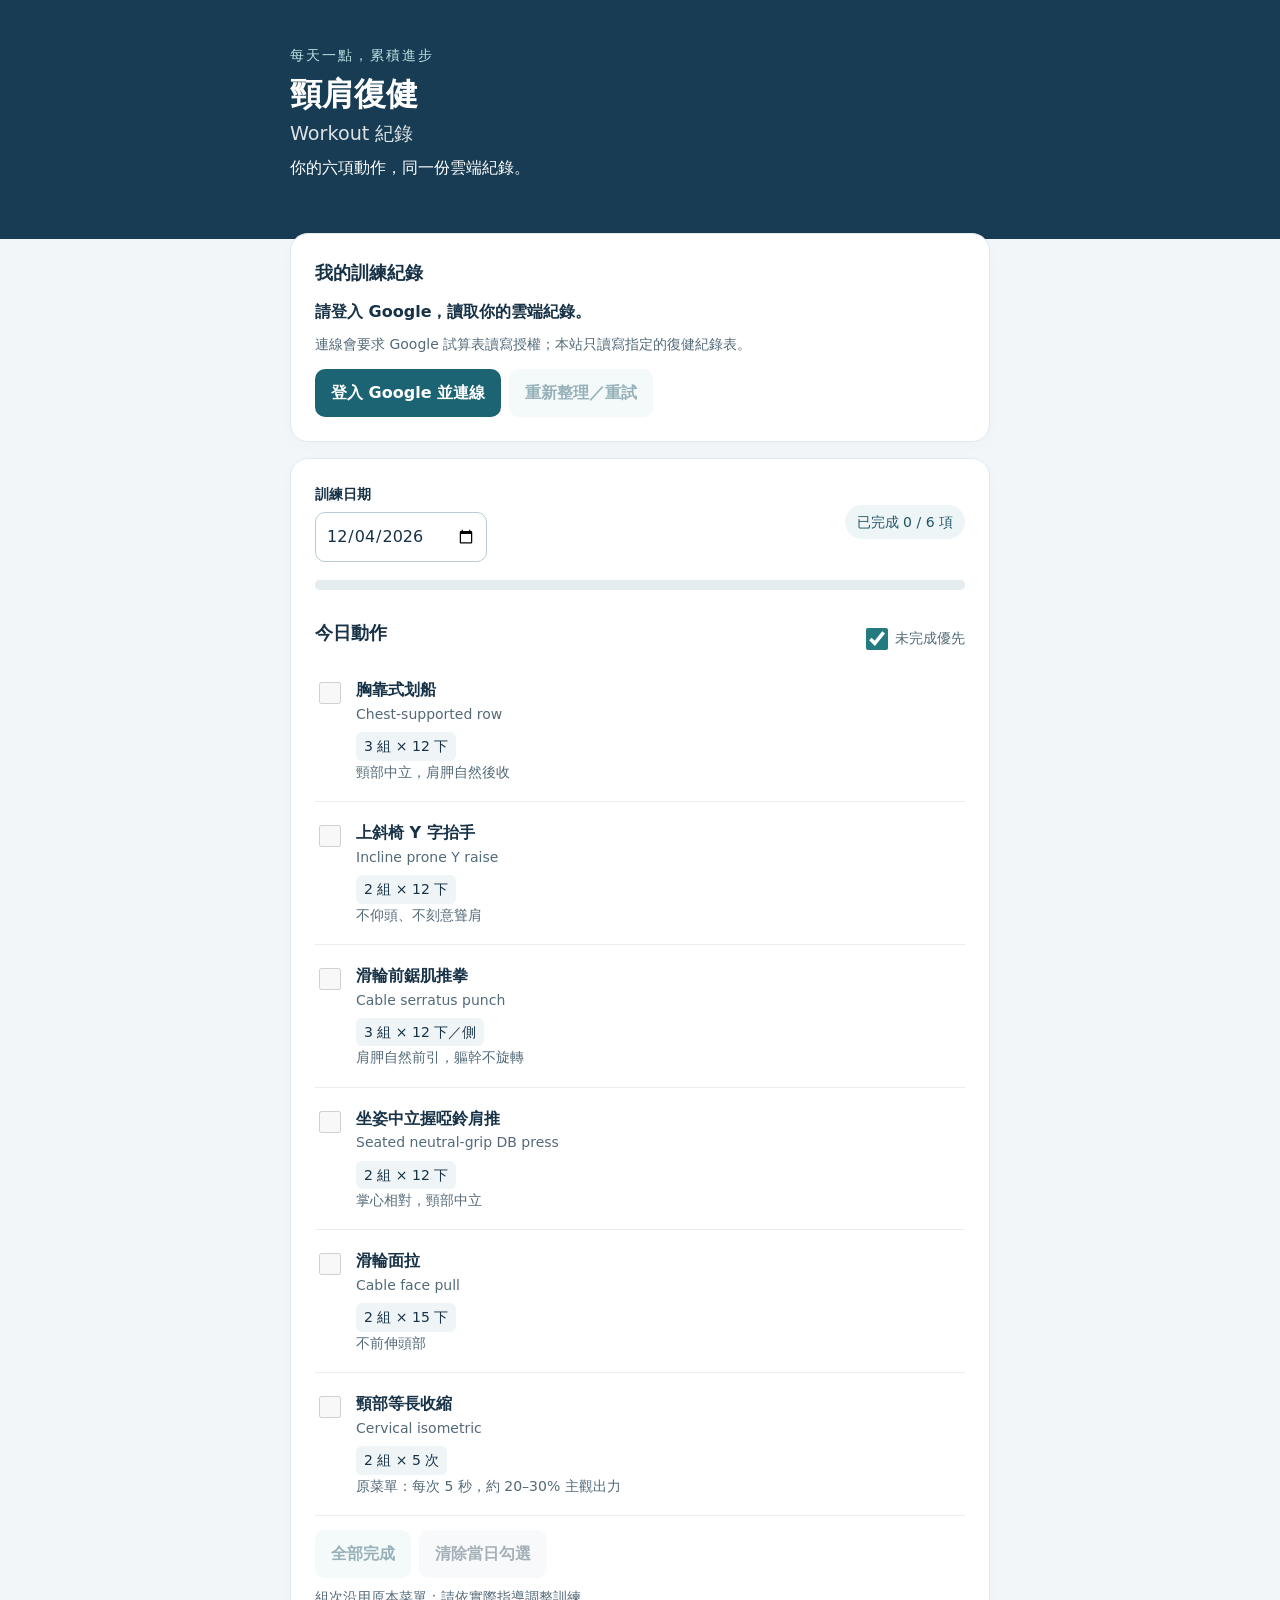
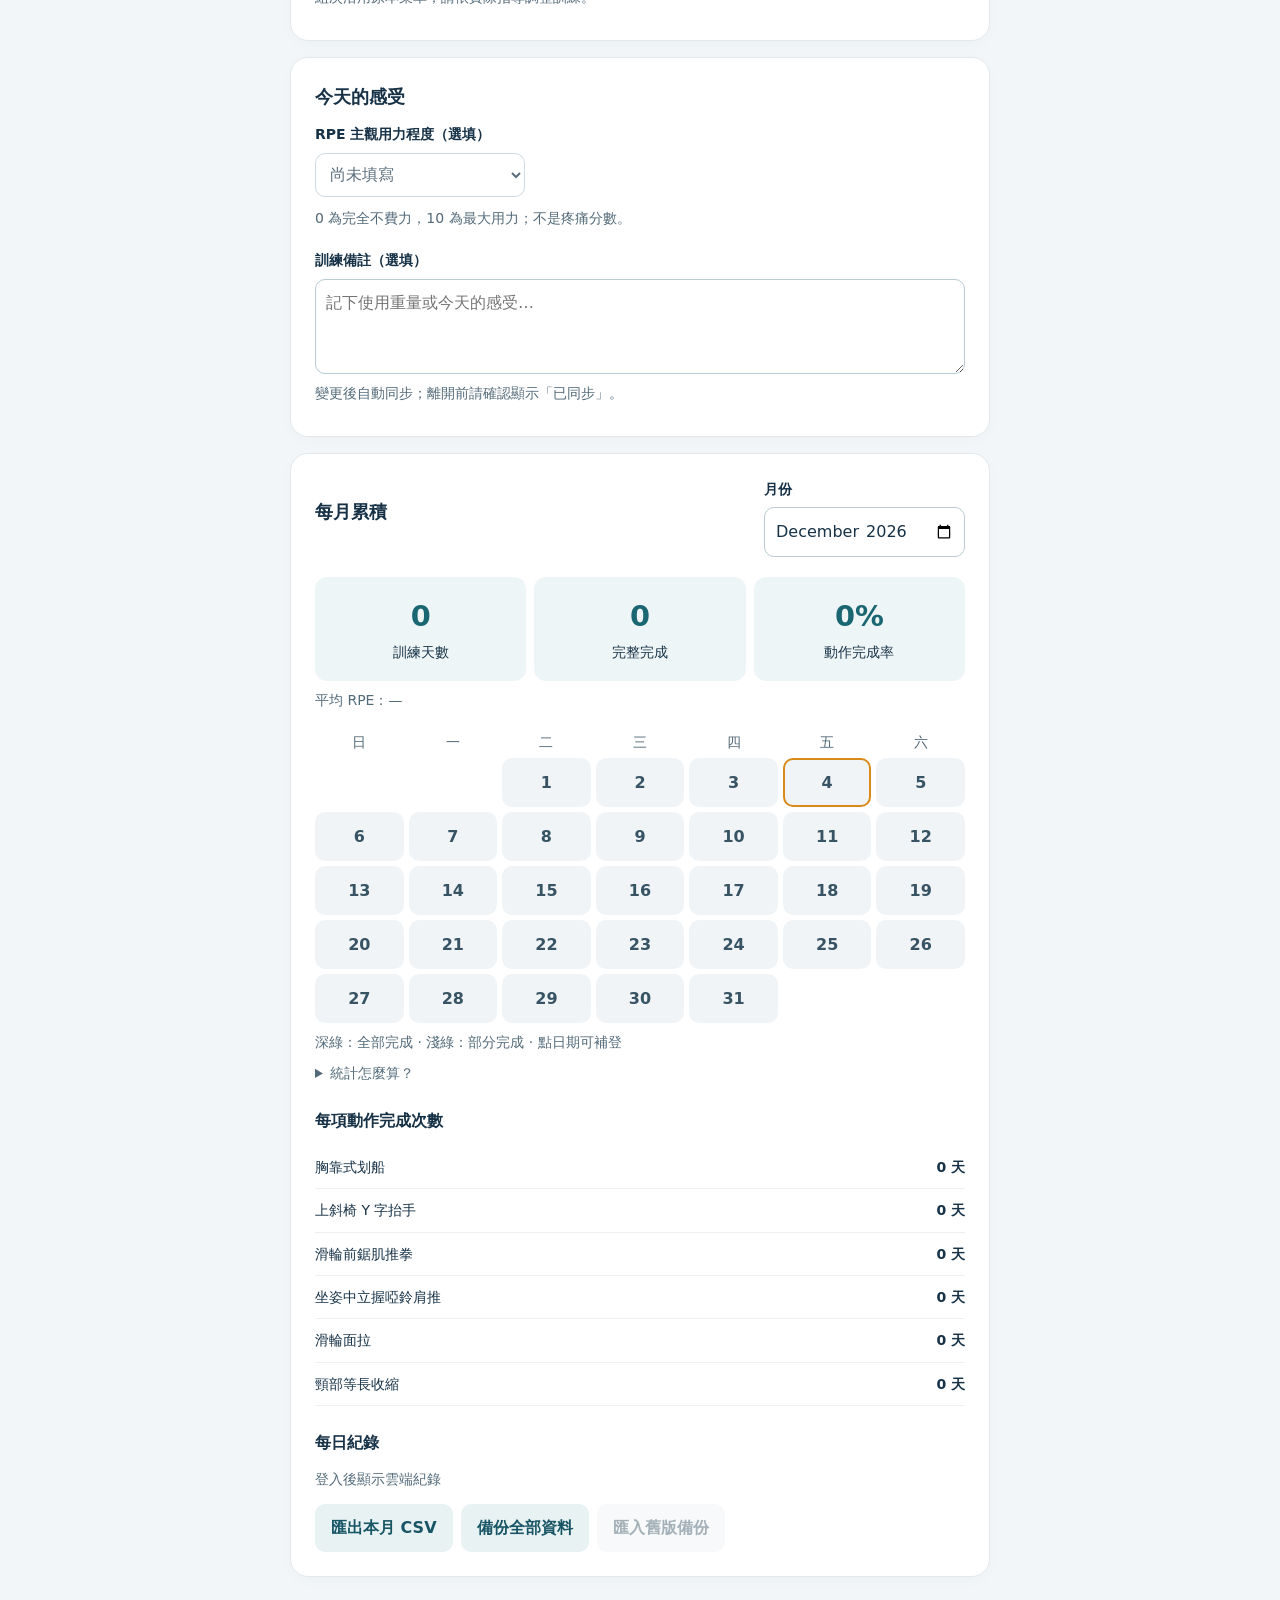
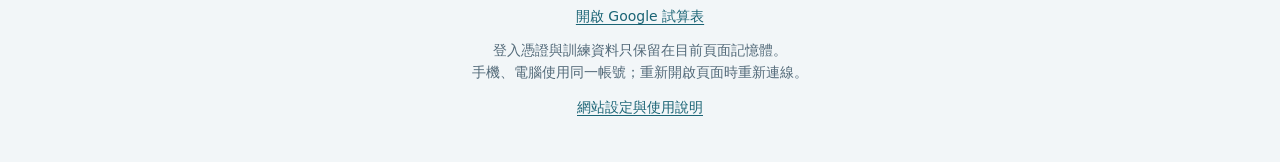
<file: index.html>
<!doctype html>
<html lang="zh-Hant"><head><meta charset="utf-8"><meta name="viewport" content="width=device-width,initial-scale=1,viewport-fit=cover"><meta name="theme-color" content="#183c53"><meta name="referrer" content="no-referrer"><title>頸肩復健｜Workout 紀錄</title><link rel="stylesheet" href="style.css"><script src="config.js" defer></script><script src="core.js" defer></script><script src="app.js" defer></script><script src="https://accounts.google.com/gsi/client" async defer></script></head>
<body><header><div class="wrap"><p class="eyebrow">每天一點，累積進步</p><h1>頸肩復健<span>Workout 紀錄</span></h1><p>你的六項動作，同一份雲端紀錄。</p></div></header>
<main class="wrap"><section class="card connection"><div><h2>我的訓練紀錄</h2><p id="status" role="status" aria-live="polite">尚未連線</p><p id="lastSync" class="muted"></p><p class="muted">連線會要求 Google 試算表讀寫授權；本站只讀寫指定的復健紀錄表。</p></div><div class="actions"><button id="login">登入 Google 並連線</button><button id="refresh" class="secondary" disabled>重新整理／重試</button><button id="logout" class="quiet" hidden>登出</button></div><p id="setup" class="notice" hidden>尚未設定 Google 登入。請依部署說明填入用戶端 ID，再啟用雲端同步。<a href="?demo=1">先試用操作介面</a></p></section>
<section class="card"><div class="row"><label class="field">訓練日期<input id="date" type="date" required></label><span id="count" class="pill">已完成 0 / 6 項</span></div><progress id="progress" max="6" value="0" aria-label="當日完成進度"></progress><div class="row"><h2>今日動作</h2><label class="muted"><input id="unfinished" type="checkbox" checked> 未完成優先</label></div><div id="exercises"></div><div class="actions"><button id="complete" class="secondary" disabled>全部完成</button><button id="clear" class="quiet" disabled>清除當日勾選</button></div><p class="muted">組次沿用原本菜單；請依實際指導調整訓練。</p></section>
<section class="card"><h2>今天的感受</h2><label class="field">RPE 主觀用力程度（選填）<select id="rpe" disabled><option value="">尚未填寫</option><option>0</option><option>1</option><option>2</option><option>3</option><option>4</option><option>5</option><option>6</option><option>7</option><option>8</option><option>9</option><option>10</option></select></label><p class="muted">0 為完全不費力，10 為最大用力；不是疼痛分數。</p><label class="field">訓練備註（選填）<textarea id="note" maxlength="2000" placeholder="記下使用重量或今天的感受…" disabled></textarea></label><p class="muted">變更後自動同步；離開前請確認顯示「已同步」。</p></section>
<section class="card"><div class="row"><h2>每月累積</h2><label class="field compact">月份<input id="month" type="month" required></label></div><div class="stats"><div><b id="days">0</b><span>訓練天數</span></div><div><b id="full">0</b><span>完整完成</span></div><div><b id="rate">0%</b><span>動作完成率</span></div></div><p class="muted" id="average">平均 RPE：—</p><div id="calendar" class="calendar"></div><p class="muted">深綠：全部完成 · 淺綠：部分完成 · 點日期可補登</p><details><summary>統計怎麼算？</summary><p>至少完成一項動作才算一個訓練日。完成率＝完成項目總數 ÷（訓練天數 × 6）。平均 RPE 只計有訓練且有填寫的日期。</p></details><h3>每項動作完成次數</h3><div id="breakdown"></div><h3>每日紀錄</h3><div id="history"></div><div class="actions"><button id="csv" class="secondary">匯出本月 CSV</button><button id="backup" class="secondary">備份全部資料</button><button id="import" class="quiet" disabled>匯入舊版備份</button><input type="file" id="file" accept="application/json,.json" hidden></div></section>
<footer><a id="sheetLink" target="_blank" rel="noopener noreferrer">開啟 Google 試算表</a><p>登入憑證與訓練資料只保留在目前頁面記憶體。<br>手機、電腦使用同一帳號；重新開啟頁面時重新連線。</p><a href="部署說明.html">網站設定與使用說明</a></footer></main></body></html>
</file>
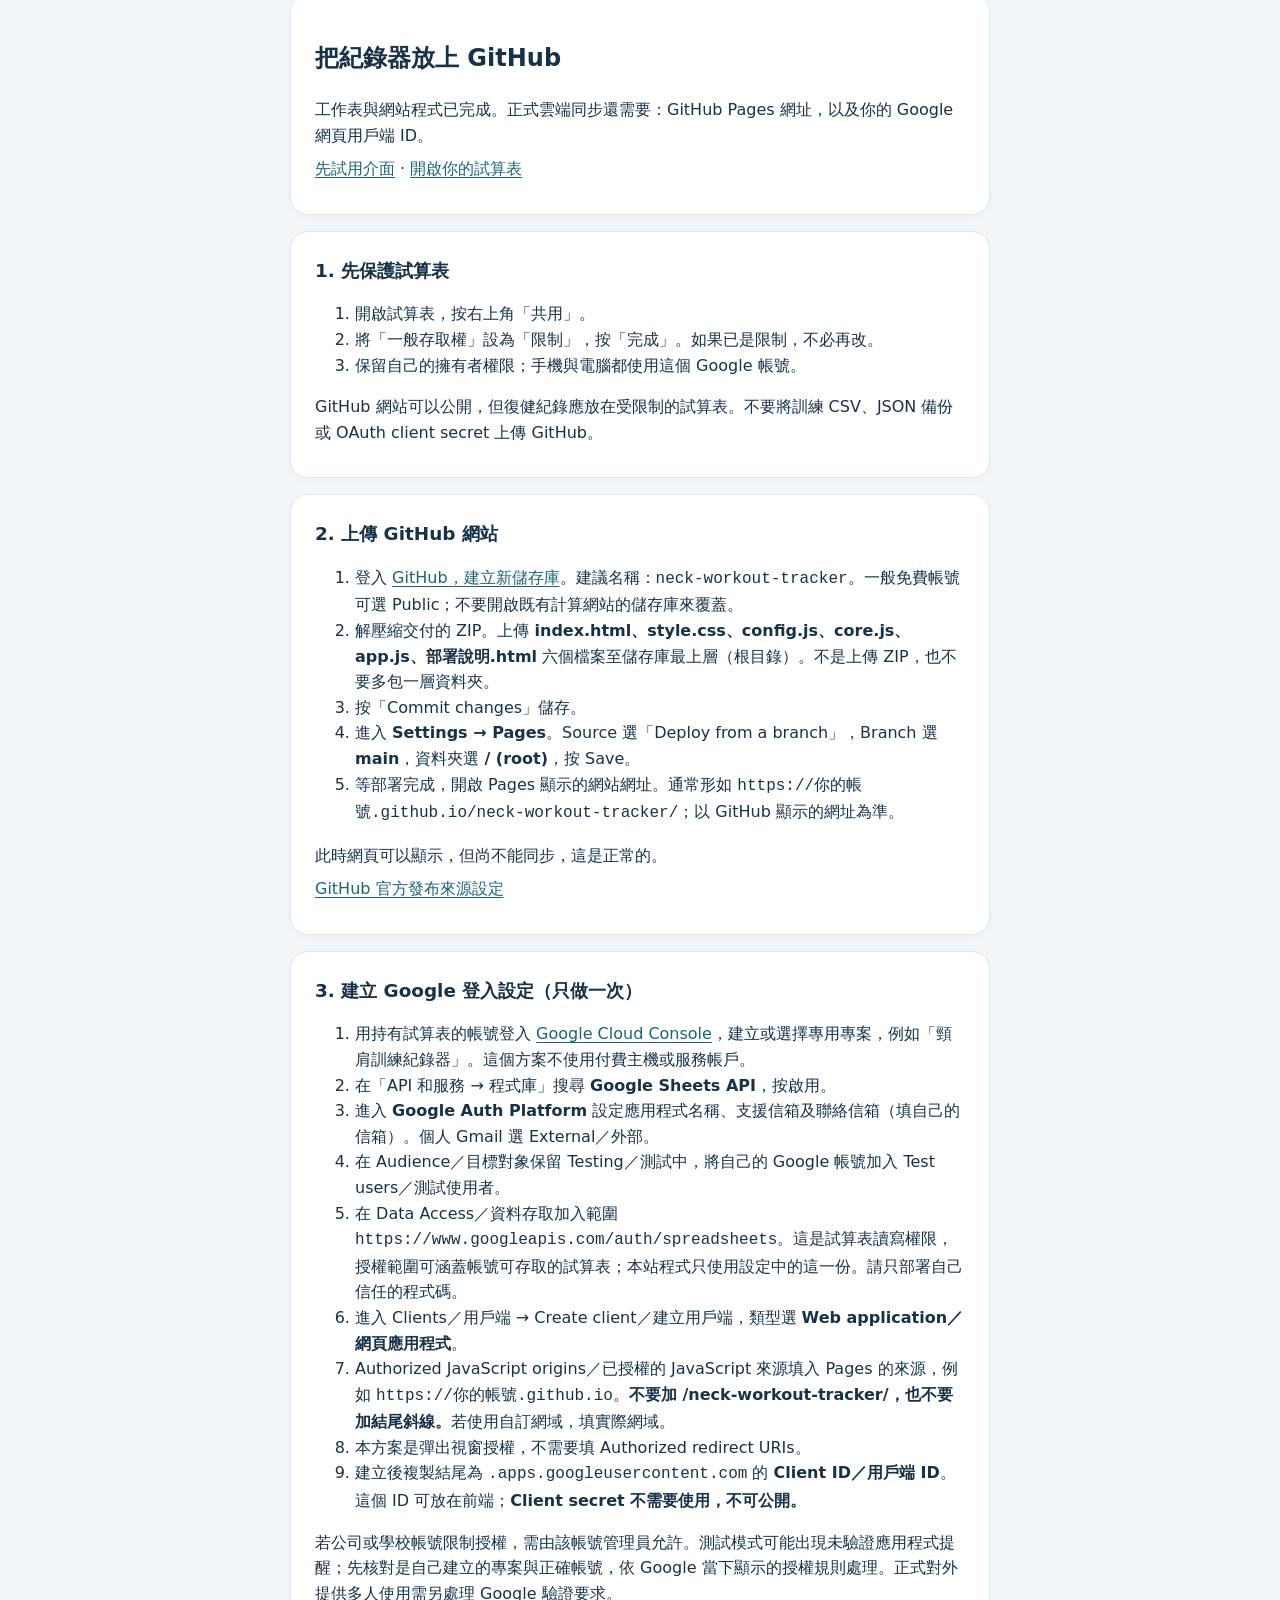
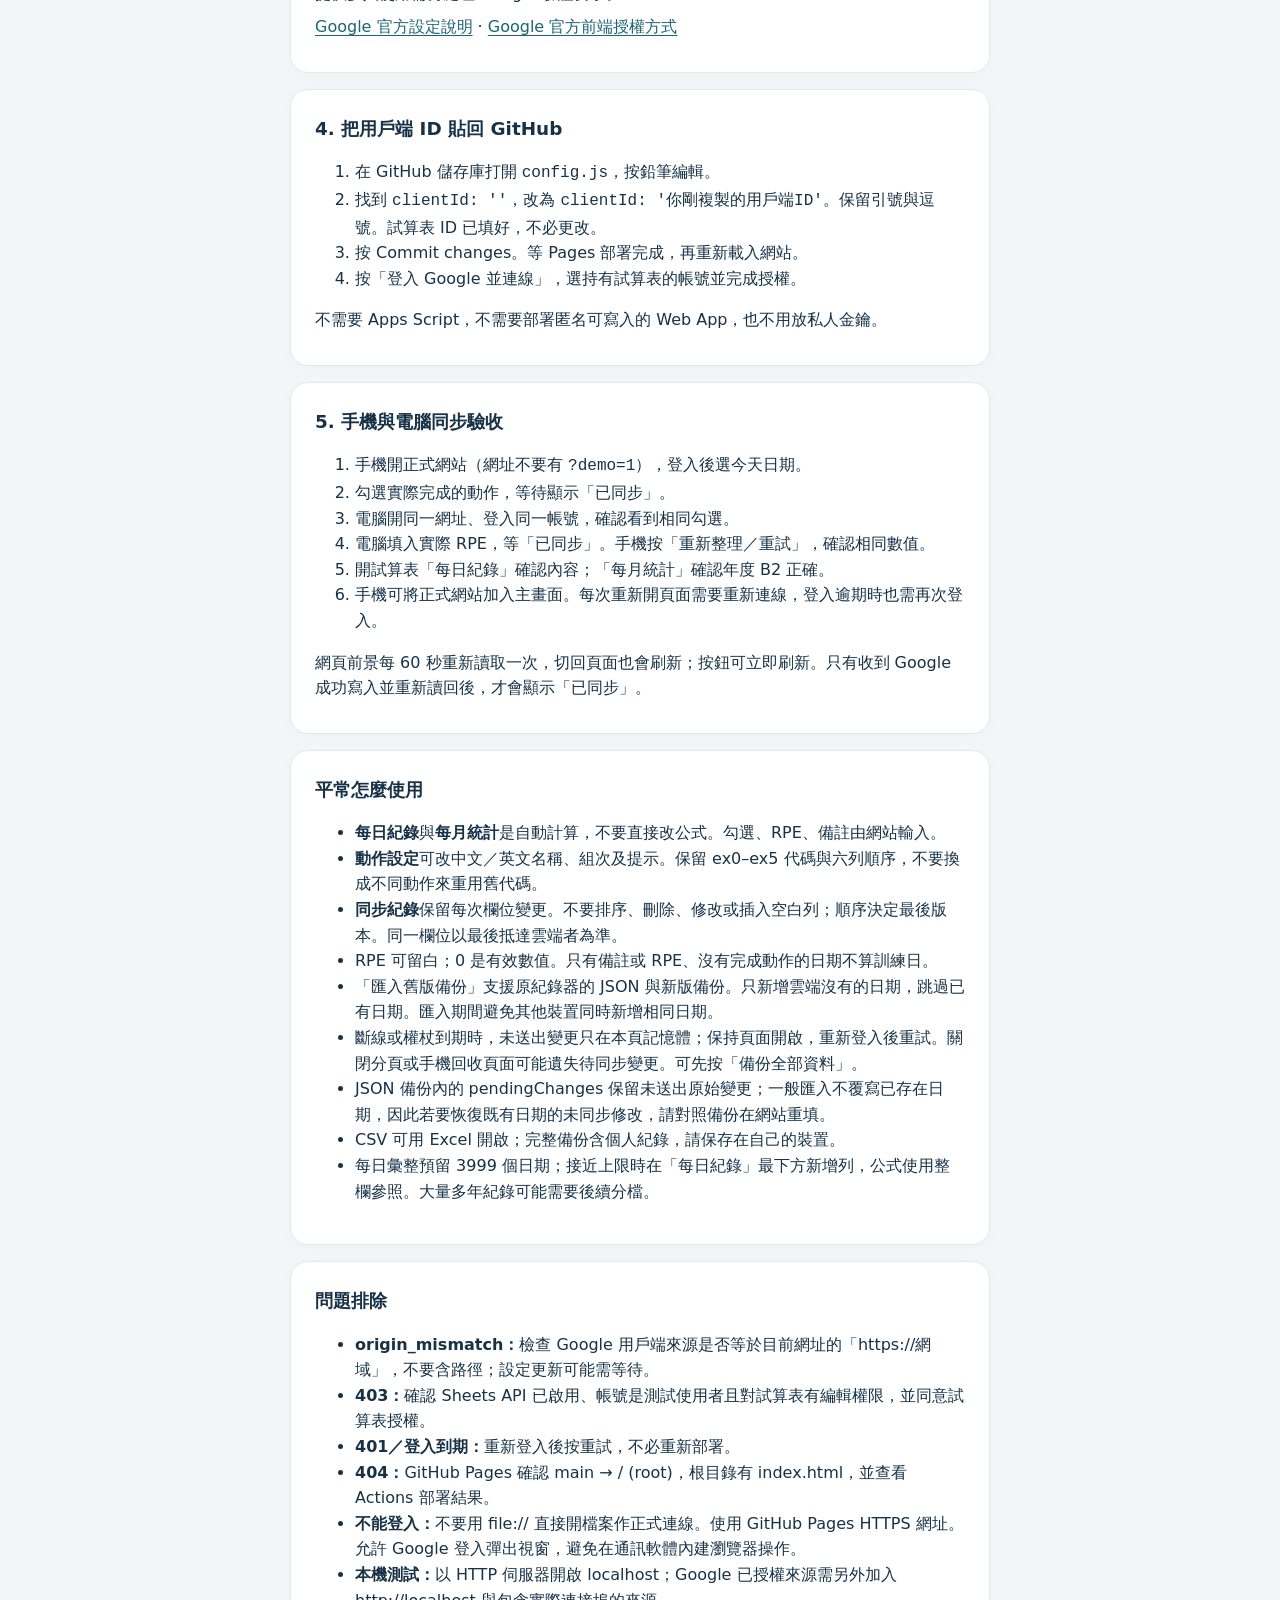
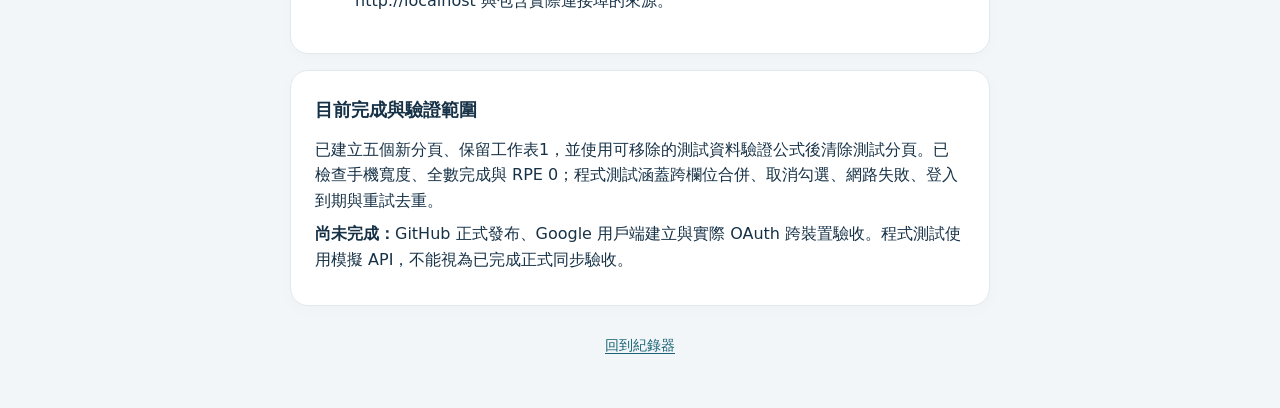
<file: 部署說明.html>
<!doctype html><html lang="zh-Hant"><meta charset="utf-8"><meta name="viewport" content="width=device-width,initial-scale=1"><title>頸肩復健紀錄器｜部署說明</title><link rel="stylesheet" href="style.css"><main class="wrap"><section class="card"><h1>把紀錄器放上 GitHub</h1><p>工作表與網站程式已完成。正式雲端同步還需要：GitHub Pages 網址，以及你的 Google 網頁用戶端 ID。</p><p><a href="index.html?demo=1">先試用介面</a> · <a href="https://docs.google.com/spreadsheets/d/19-0vdtBXrJOdKP3rT9YIeMtEhrojDUzbyelUh-C-0Ok/edit">開啟你的試算表</a></p></section>
<section class="card"><h2>1. 先保護試算表</h2><ol><li>開啟試算表，按右上角「共用」。</li><li>將「一般存取權」設為「限制」，按「完成」。如果已是限制，不必再改。</li><li>保留自己的擁有者權限；手機與電腦都使用這個 Google 帳號。</li></ol><p>GitHub 網站可以公開，但復健紀錄應放在受限制的試算表。不要將訓練 CSV、JSON 備份或 OAuth client secret 上傳 GitHub。</p></section>
<section class="card"><h2>2. 上傳 GitHub 網站</h2><ol><li>登入 <a href="https://github.com/new">GitHub，建立新儲存庫</a>。建議名稱：<code>neck-workout-tracker</code>。一般免費帳號可選 Public；不要開啟既有計算網站的儲存庫來覆蓋。</li><li>解壓縮交付的 ZIP。上傳 <strong>index.html、style.css、config.js、core.js、app.js、部署說明.html</strong> 六個檔案至儲存庫最上層（根目錄）。不是上傳 ZIP，也不要多包一層資料夾。</li><li>按「Commit changes」儲存。</li><li>進入 <strong>Settings → Pages</strong>。Source 選「Deploy from a branch」，Branch 選 <strong>main</strong>，資料夾選 <strong>/ (root)</strong>，按 Save。</li><li>等部署完成，開啟 Pages 顯示的網站網址。通常形如 <code>https://你的帳號.github.io/neck-workout-tracker/</code>；以 GitHub 顯示的網址為準。</li></ol><p>此時網頁可以顯示，但尚不能同步，這是正常的。</p><p><a href="https://docs.github.com/en/pages/getting-started-with-github-pages/configuring-a-publishing-source-for-your-github-pages-site">GitHub 官方發布來源設定</a></p></section>
<section class="card"><h2>3. 建立 Google 登入設定（只做一次）</h2><ol><li>用持有試算表的帳號登入 <a href="https://console.cloud.google.com/">Google Cloud Console</a>，建立或選擇專用專案，例如「頸肩訓練紀錄器」。這個方案不使用付費主機或服務帳戶。</li><li>在「API 和服務 → 程式庫」搜尋 <strong>Google Sheets API</strong>，按啟用。</li><li>進入 <strong>Google Auth Platform</strong> 設定應用程式名稱、支援信箱及聯絡信箱（填自己的信箱）。個人 Gmail 選 External／外部。</li><li>在 Audience／目標對象保留 Testing／測試中，將自己的 Google 帳號加入 Test users／測試使用者。</li><li>在 Data Access／資料存取加入範圍 <code>https://www.googleapis.com/auth/spreadsheets</code>。這是試算表讀寫權限，授權範圍可涵蓋帳號可存取的試算表；本站程式只使用設定中的這一份。請只部署自己信任的程式碼。</li><li>進入 Clients／用戶端 → Create client／建立用戶端，類型選 <strong>Web application／網頁應用程式</strong>。</li><li>Authorized JavaScript origins／已授權的 JavaScript 來源填入 Pages 的來源，例如 <code>https://你的帳號.github.io</code>。<strong>不要加 /neck-workout-tracker/，也不要加結尾斜線。</strong>若使用自訂網域，填實際網域。</li><li>本方案是彈出視窗授權，不需要填 Authorized redirect URIs。</li><li>建立後複製結尾為 <code>.apps.googleusercontent.com</code> 的 <strong>Client ID／用戶端 ID</strong>。這個 ID 可放在前端；<strong>Client secret 不需要使用，不可公開。</strong></li></ol><p>若公司或學校帳號限制授權，需由該帳號管理員允許。測試模式可能出現未驗證應用程式提醒；先核對是自己建立的專案與正確帳號，依 Google 當下顯示的授權規則處理。正式對外提供多人使用需另處理 Google 驗證要求。</p><p><a href="https://developers.google.com/identity/oauth2/web/guides/get-google-api-clientid">Google 官方設定說明</a> · <a href="https://developers.google.com/identity/oauth2/web/guides/use-token-model">Google 官方前端授權方式</a></p></section>
<section class="card"><h2>4. 把用戶端 ID 貼回 GitHub</h2><ol><li>在 GitHub 儲存庫打開 <code>config.js</code>，按鉛筆編輯。</li><li>找到 <code>clientId: ''</code>，改為 <code>clientId: '你剛複製的用戶端ID'</code>。保留引號與逗號。試算表 ID 已填好，不必更改。</li><li>按 Commit changes。等 Pages 部署完成，再重新載入網站。</li><li>按「登入 Google 並連線」，選持有試算表的帳號並完成授權。</li></ol><p>不需要 Apps Script，不需要部署匿名可寫入的 Web App，也不用放私人金鑰。</p></section>
<section class="card"><h2>5. 手機與電腦同步驗收</h2><ol><li>手機開正式網站（網址不要有 <code>?demo=1</code>），登入後選今天日期。</li><li>勾選實際完成的動作，等待顯示「已同步」。</li><li>電腦開同一網址、登入同一帳號，確認看到相同勾選。</li><li>電腦填入實際 RPE，等「已同步」。手機按「重新整理／重試」，確認相同數值。</li><li>開試算表「每日紀錄」確認內容；「每月統計」確認年度 B2 正確。</li><li>手機可將正式網站加入主畫面。每次重新開頁面需要重新連線，登入逾期時也需再次登入。</li></ol><p>網頁前景每 60 秒重新讀取一次，切回頁面也會刷新；按鈕可立即刷新。只有收到 Google 成功寫入並重新讀回後，才會顯示「已同步」。</p></section>
<section class="card"><h2>平常怎麼使用</h2><ul><li><strong>每日紀錄</strong>與<strong>每月統計</strong>是自動計算，不要直接改公式。勾選、RPE、備註由網站輸入。</li><li><strong>動作設定</strong>可改中文／英文名稱、組次及提示。保留 ex0–ex5 代碼與六列順序，不要換成不同動作來重用舊代碼。</li><li><strong>同步紀錄</strong>保留每次欄位變更。不要排序、刪除、修改或插入空白列；順序決定最後版本。同一欄位以最後抵達雲端者為準。</li><li>RPE 可留白；0 是有效數值。只有備註或 RPE、沒有完成動作的日期不算訓練日。</li><li>「匯入舊版備份」支援原紀錄器的 JSON 與新版備份。只新增雲端沒有的日期，跳過已有日期。匯入期間避免其他裝置同時新增相同日期。</li><li>斷線或權杖到期時，未送出變更只在本頁記憶體；保持頁面開啟，重新登入後重試。關閉分頁或手機回收頁面可能遺失待同步變更。可先按「備份全部資料」。</li><li>JSON 備份內的 pendingChanges 保留未送出原始變更；一般匯入不覆寫已存在日期，因此若要恢復既有日期的未同步修改，請對照備份在網站重填。</li><li>CSV 可用 Excel 開啟；完整備份含個人紀錄，請保存在自己的裝置。</li><li>每日彙整預留 3999 個日期；接近上限時在「每日紀錄」最下方新增列，公式使用整欄參照。大量多年紀錄可能需要後續分檔。</li></ul></section>
<section class="card"><h2>問題排除</h2><ul><li><strong>origin_mismatch：</strong>檢查 Google 用戶端來源是否等於目前網址的「https://網域」，不要含路徑；設定更新可能需等待。</li><li><strong>403：</strong>確認 Sheets API 已啟用、帳號是測試使用者且對試算表有編輯權限，並同意試算表授權。</li><li><strong>401／登入到期：</strong>重新登入後按重試，不必重新部署。</li><li><strong>404：</strong>GitHub Pages 確認 main → / (root)，根目錄有 index.html，並查看 Actions 部署結果。</li><li><strong>不能登入：</strong>不要用 file:// 直接開檔案作正式連線。使用 GitHub Pages HTTPS 網址。允許 Google 登入彈出視窗，避免在通訊軟體內建瀏覽器操作。</li><li><strong>本機測試：</strong>以 HTTP 伺服器開啟 localhost；Google 已授權來源需另外加入 http://localhost 與包含實際連接埠的來源。</li></ul></section>
<section class="card"><h2>目前完成與驗證範圍</h2><p>已建立五個新分頁、保留工作表1，並使用可移除的測試資料驗證公式後清除測試分頁。已檢查手機寬度、全數完成與 RPE 0；程式測試涵蓋跨欄位合併、取消勾選、網路失敗、登入到期與重試去重。</p><p><strong>尚未完成：</strong>GitHub 正式發布、Google 用戶端建立與實際 OAuth 跨裝置驗收。程式測試使用模擬 API，不能視為已完成正式同步驗收。</p></section><footer><a href="index.html">回到紀錄器</a></footer></main></html>
</file>
<file: style.css>
:root{font-family:system-ui,-apple-system,"Noto Sans TC",sans-serif;color:#173247;background:#f2f6f8;font-size:16px;line-height:1.6}*{box-sizing:border-box}body{margin:0}.wrap{max-width:740px;margin:auto;padding:20px}header{color:white;background:#183c53;padding:18px 0 32px}header h1{font-size:2rem;line-height:1.3;margin:8px 0}header h1 span{display:block;font-size:1.2rem;font-weight:500;opacity:.85;margin-top:6px}.eyebrow{font-size:.875rem;letter-spacing:.14em;color:#b8e2e2}header p{margin:6px 0}main.wrap{margin-top:-26px;padding-bottom:32px}.card{background:white;border:1px solid #e2e9ed;border-radius:18px;padding:24px;margin-bottom:16px;box-shadow:0 4px 16px #15374c05}h2{font-size:1.15rem;margin:0 0 12px}h3{font-size:1rem;margin:24px 0 12px}p{margin:8px 0}.muted,footer{color:#536a79;font-size:.875rem}.row,.actions{display:flex;align-items:center;justify-content:space-between;gap:12px;flex-wrap:wrap}.actions{justify-content:flex-start;margin-top:14px;gap:8px}button,input,select,textarea{font:inherit}button{cursor:pointer;border:0;border-radius:10px;padding:11px 16px;background:#1c6473;color:white;font-weight:600;min-height:44px}button.secondary{background:#e8f2f3;color:#185565}button.quiet{background:#f0f3f5;color:#375364}button:disabled{opacity:.45;cursor:not-allowed}button:focus-visible,input:focus-visible,select:focus-visible,textarea:focus-visible,a:focus-visible{outline:3px solid #e1a544;outline-offset:3px}a{color:#1b6475;text-underline-offset:3px}.field{display:flex;flex-direction:column;gap:7px;font-weight:600;font-size:.875rem}.field input,.field select,.field textarea{font-weight:400;font-size:1rem;border:1px solid #b8cbd4;border-radius:10px;padding:10px;background:#fff;color:#173247;min-height:44px;max-width:100%}.field textarea{width:100%;min-height:95px;resize:vertical}.field select{max-width:210px;margin-bottom:2px}textarea{margin-top:0}.field:has(textarea){margin-top:20px}.pill{background:#eef5f6;color:#245769;border-radius:24px;padding:6px 12px;font-size:.875rem}progress{width:100%;height:10px;margin:18px 0 24px;appearance:none;border:0;border-radius:20px;overflow:hidden;background:#e4ecef}progress::-webkit-progress-bar{background:#e4ecef}progress::-webkit-progress-value{background:#268990}progress::-moz-progress-bar{background:#268990}input[type=checkbox]{accent-color:#237b80;width:22px;height:22px;vertical-align:middle;flex:none}.exercise{display:flex;align-items:flex-start;gap:12px;border-bottom:1px solid #e7edf0;padding:18px 0;cursor:pointer}.exercise input{margin-top:5px}.exercise strong{display:block;font-size:1rem}.exercise small{display:block;color:#536a79;font-size:.875rem}.exercise .dose{display:inline-block;border-radius:6px;padding:3px 8px;background:#eff5f7;margin-top:7px;font-size:.875rem}.exercise.done strong{text-decoration:line-through;color:#5a7378}.stats{display:grid;grid-template-columns:repeat(3,1fr);gap:8px;margin-top:20px}.stats>div{background:#eef5f6;border-radius:12px;padding:16px 8px;text-align:center}.stats b{display:block;font-size:1.8rem;color:#1a6672}.stats span{font-size:.875rem}.calendar{display:grid;grid-template-columns:repeat(7,1fr);gap:5px;margin-top:20px}.weekday{text-align:center;color:#536a79;font-size:.875rem}.day{padding:5px 0;background:#f0f4f6;color:#375364;min-height:49px;border:1px solid transparent}.day small{display:block;font-size:.75rem;line-height:1}.day.partial{background:#dcedeb}.day.full{background:#22716e;color:white}.day.selected{border:2px solid #d98a18}.metric,.historyRow{display:flex;justify-content:space-between;align-items:center;gap:12px;padding:10px 0;border-bottom:1px solid #edf1f3;font-size:.875rem}.historyRow button{background:transparent;color:#1b6475;padding:3px 0;min-height:36px}.notice{background:#fff5df;padding:12px;border-radius:10px;color:#775325;font-size:.875rem}#status{font-weight:600}#status[data-kind=error]{color:#a03124}#status[data-kind=ok]{color:#226b59}details{font-size:.875rem;color:#536a79}summary{cursor:pointer}footer{text-align:center;padding:12px}footer p{margin:12px 0}body.demo header{background:#3c5368}[hidden]{display:none!important}@media(max-width:480px){.wrap{padding:14px}.card{padding:18px}.row{gap:10px}header h1{font-size:1.8rem}.stats b{font-size:1.5rem}.compact{max-width:170px}.actions button{flex-grow:1}.exercise{gap:9px}.calendar{gap:4px}}
</file>
